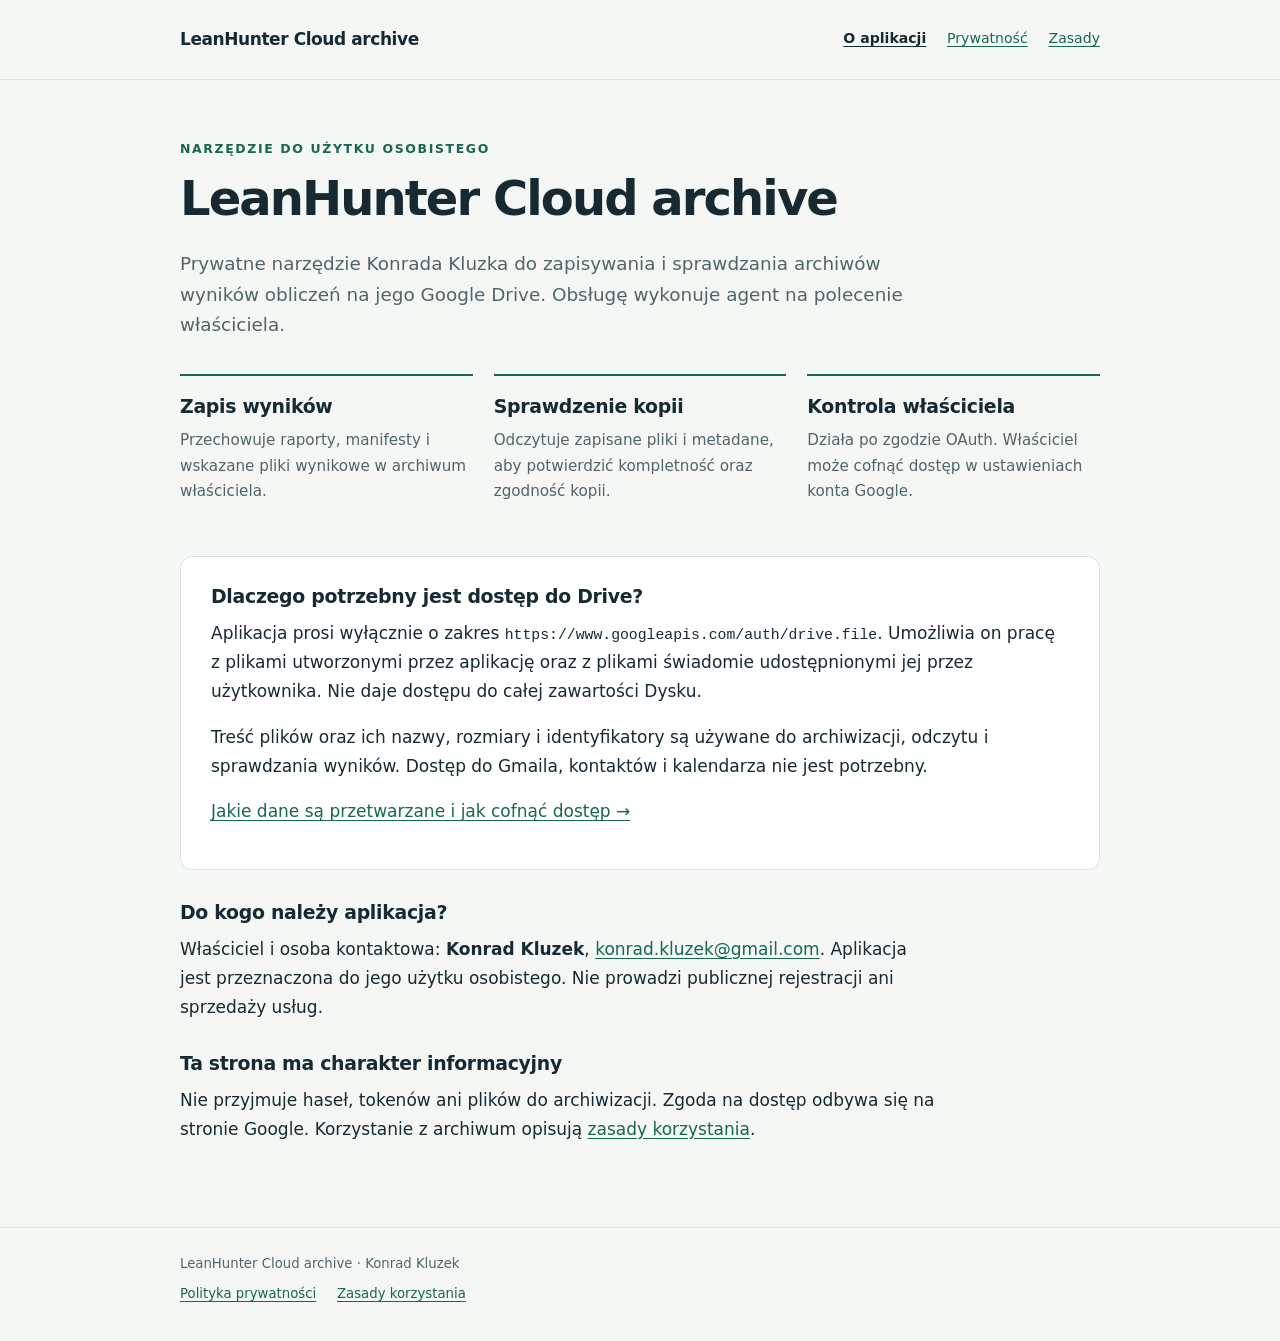
<file: index.html>
<!doctype html>
<html lang="pl">
<head>
  <meta charset="utf-8">
  <meta name="viewport" content="width=device-width,initial-scale=1">
  <meta name="description" content="LeanHunter Cloud archive — prywatne narzędzie do archiwizacji i sprawdzania wyników obliczeń na Google Drive.">
  <meta name="referrer" content="no-referrer">
  <meta name="google-site-verification" content="ybTtGgORe_rDQ4Kg77Q2RWE0WrYB6sOR9S55jswye7E" />
  <title>LeanHunter Cloud archive</title>
  <link rel="stylesheet" href="style.css">
</head>
<body>
<a class="skip" href="#main">Przejdź do treści</a>
<header class="site-header"><div class="wrap header-inner"><a class="brand" href="index.html">LeanHunter Cloud archive</a><nav aria-label="Nawigacja"><a href="index.html" aria-current="page">O aplikacji</a><a href="privacy.html">Prywatność</a><a href="terms.html">Zasady</a></nav></div></header>
<main id="main" class="wrap">
  <p class="eyebrow">Narzędzie do użytku osobistego</p>
  <h1>LeanHunter Cloud archive</h1>
  <p class="lead">Prywatne narzędzie Konrada Kluzka do zapisywania i sprawdzania archiwów wyników obliczeń na jego Google Drive. Obsługę wykonuje agent na polecenie właściciela.</p>
  <div class="features">
    <section class="feature"><h2>Zapis wyników</h2><p>Przechowuje raporty, manifesty i wskazane pliki wynikowe w archiwum właściciela.</p></section>
    <section class="feature"><h2>Sprawdzenie kopii</h2><p>Odczytuje zapisane pliki i metadane, aby potwierdzić kompletność oraz zgodność kopii.</p></section>
    <section class="feature"><h2>Kontrola właściciela</h2><p>Działa po zgodzie OAuth. Właściciel może cofnąć dostęp w ustawieniach konta Google.</p></section>
  </div>
  <section class="panel">
    <h2>Dlaczego potrzebny jest dostęp do Drive?</h2>
    <p>Aplikacja prosi wyłącznie o zakres <code>https://www.googleapis.com/auth/drive.file</code>. Umożliwia on pracę z plikami utworzonymi przez aplikację oraz z plikami świadomie udostępnionymi jej przez użytkownika. Nie daje dostępu do całej zawartości Dysku.</p>
    <p>Treść plików oraz ich nazwy, rozmiary i identyfikatory są używane do archiwizacji, odczytu i sprawdzania wyników. Dostęp do Gmaila, kontaktów i kalendarza nie jest potrzebny.</p>
    <p><a href="privacy.html">Jakie dane są przetwarzane i jak cofnąć dostęp →</a></p>
  </section>
  <section class="prose">
    <h2>Do kogo należy aplikacja?</h2>
    <p>Właściciel i osoba kontaktowa: <strong>Konrad Kluzek</strong>, <a href="mailto:konrad.kluzek@gmail.com">konrad.kluzek@gmail.com</a>. Aplikacja jest przeznaczona do jego użytku osobistego. Nie prowadzi publicznej rejestracji ani sprzedaży usług.</p>
    <h2>Ta strona ma charakter informacyjny</h2>
    <p>Nie przyjmuje haseł, tokenów ani plików do archiwizacji. Zgoda na dostęp odbywa się na stronie Google. Korzystanie z archiwum opisują <a href="terms.html">zasady korzystania</a>.</p>
  </section>
</main>
<footer class="site-footer"><div class="wrap"><p>LeanHunter Cloud archive · Konrad Kluzek</p><div class="footer-links"><a href="privacy.html">Polityka prywatności</a><a href="terms.html">Zasady korzystania</a></div></div></footer>
</body>
</html>
</file>
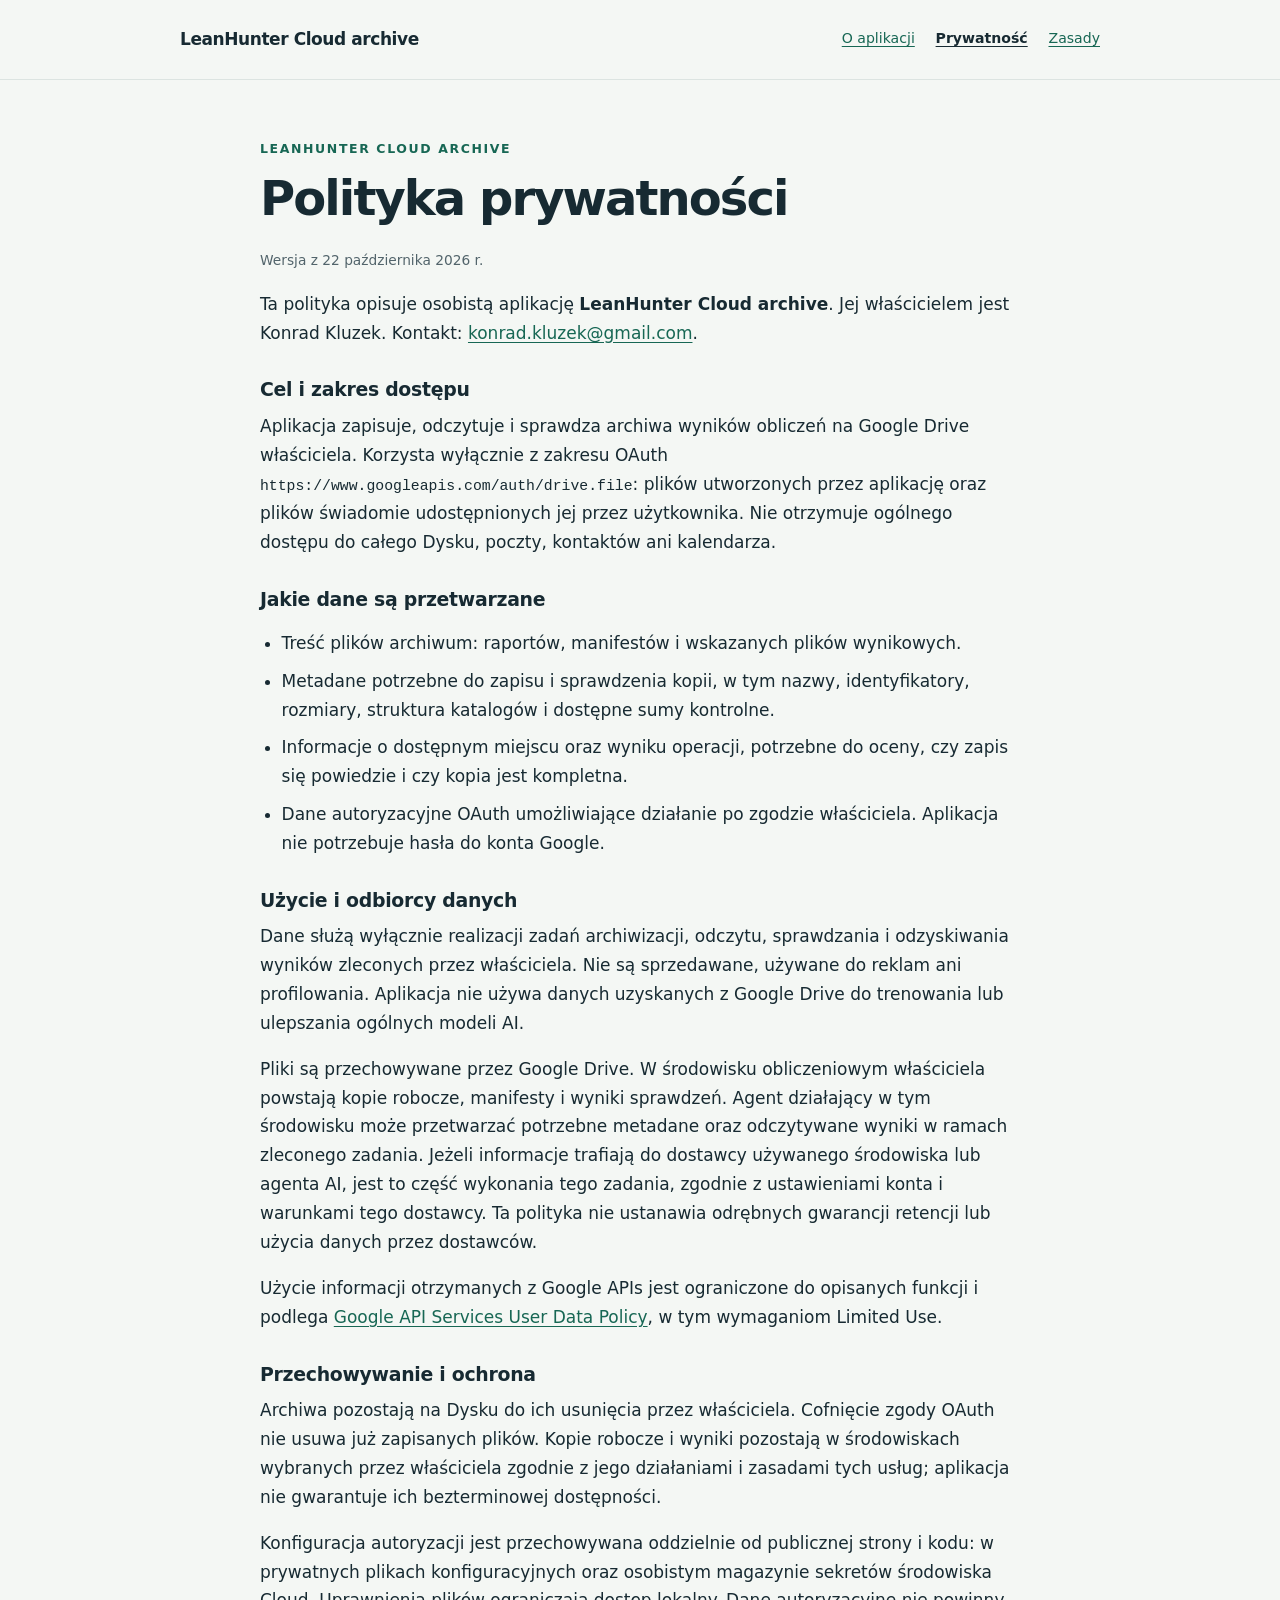
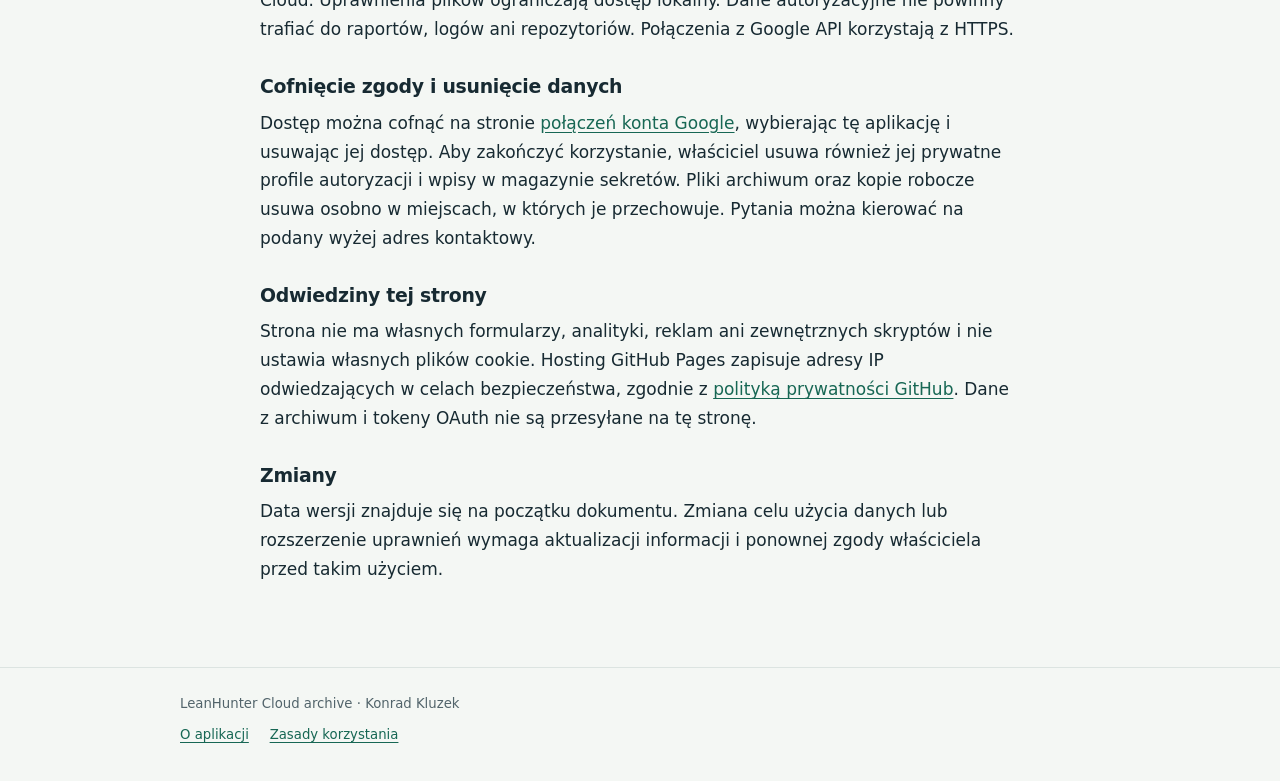
<file: privacy.html>
<!doctype html>
<html lang="pl">
<head>
  <meta charset="utf-8">
  <meta name="viewport" content="width=device-width,initial-scale=1">
  <meta name="description" content="Sposób przetwarzania danych przez LeanHunter Cloud archive oraz cofnięcie dostępu do Google Drive.">
  <meta name="referrer" content="no-referrer">
  <title>Polityka prywatności — LeanHunter Cloud archive</title>
  <link rel="stylesheet" href="style.css">
</head>
<body>
<a class="skip" href="#main">Przejdź do treści</a>
<header class="site-header"><div class="wrap header-inner"><a class="brand" href="index.html">LeanHunter Cloud archive</a><nav aria-label="Nawigacja"><a href="index.html">O aplikacji</a><a href="privacy.html" aria-current="page">Prywatność</a><a href="terms.html">Zasady</a></nav></div></header>
<main id="main" class="wrap prose">
  <p class="eyebrow">LeanHunter Cloud archive</p>
  <h1>Polityka prywatności</h1>
  <p class="meta">Wersja z 22 października 2026 r.</p>
  <p>Ta polityka opisuje osobistą aplikację <strong>LeanHunter Cloud archive</strong>. Jej właścicielem jest Konrad Kluzek. Kontakt: <a href="mailto:konrad.kluzek@gmail.com">konrad.kluzek@gmail.com</a>.</p>
  <h2>Cel i zakres dostępu</h2>
  <p>Aplikacja zapisuje, odczytuje i sprawdza archiwa wyników obliczeń na Google Drive właściciela. Korzysta wyłącznie z zakresu OAuth <code>https://www.googleapis.com/auth/drive.file</code>: plików utworzonych przez aplikację oraz plików świadomie udostępnionych jej przez użytkownika. Nie otrzymuje ogólnego dostępu do całego Dysku, poczty, kontaktów ani kalendarza.</p>
  <h2>Jakie dane są przetwarzane</h2>
  <ul>
    <li>Treść plików archiwum: raportów, manifestów i wskazanych plików wynikowych.</li>
    <li>Metadane potrzebne do zapisu i sprawdzenia kopii, w tym nazwy, identyfikatory, rozmiary, struktura katalogów i dostępne sumy kontrolne.</li>
    <li>Informacje o dostępnym miejscu oraz wyniku operacji, potrzebne do oceny, czy zapis się powiedzie i czy kopia jest kompletna.</li>
    <li>Dane autoryzacyjne OAuth umożliwiające działanie po zgodzie właściciela. Aplikacja nie potrzebuje hasła do konta Google.</li>
  </ul>
  <h2>Użycie i odbiorcy danych</h2>
  <p>Dane służą wyłącznie realizacji zadań archiwizacji, odczytu, sprawdzania i odzyskiwania wyników zleconych przez właściciela. Nie są sprzedawane, używane do reklam ani profilowania. Aplikacja nie używa danych uzyskanych z Google Drive do trenowania lub ulepszania ogólnych modeli AI.</p>
  <p>Pliki są przechowywane przez Google Drive. W środowisku obliczeniowym właściciela powstają kopie robocze, manifesty i wyniki sprawdzeń. Agent działający w tym środowisku może przetwarzać potrzebne metadane oraz odczytywane wyniki w ramach zleconego zadania. Jeżeli informacje trafiają do dostawcy używanego środowiska lub agenta AI, jest to część wykonania tego zadania, zgodnie z ustawieniami konta i warunkami tego dostawcy. Ta polityka nie ustanawia odrębnych gwarancji retencji lub użycia danych przez dostawców.</p>
  <p>Użycie informacji otrzymanych z Google APIs jest ograniczone do opisanych funkcji i podlega <a href="https://developers.google.com/terms/api-services-user-data-policy">Google API Services User Data Policy</a>, w tym wymaganiom Limited Use.</p>
  <h2>Przechowywanie i ochrona</h2>
  <p>Archiwa pozostają na Dysku do ich usunięcia przez właściciela. Cofnięcie zgody OAuth nie usuwa już zapisanych plików. Kopie robocze i wyniki pozostają w środowiskach wybranych przez właściciela zgodnie z jego działaniami i zasadami tych usług; aplikacja nie gwarantuje ich bezterminowej dostępności.</p>
  <p>Konfiguracja autoryzacji jest przechowywana oddzielnie od publicznej strony i kodu: w prywatnych plikach konfiguracyjnych oraz osobistym magazynie sekretów środowiska Cloud. Uprawnienia plików ograniczają dostęp lokalny. Dane autoryzacyjne nie powinny trafiać do raportów, logów ani repozytoriów. Połączenia z Google API korzystają z HTTPS.</p>
  <h2>Cofnięcie zgody i usunięcie danych</h2>
  <p>Dostęp można cofnąć na stronie <a href="https://myaccount.google.com/connections">połączeń konta Google</a>, wybierając tę aplikację i usuwając jej dostęp. Aby zakończyć korzystanie, właściciel usuwa również jej prywatne profile autoryzacji i wpisy w magazynie sekretów. Pliki archiwum oraz kopie robocze usuwa osobno w miejscach, w których je przechowuje. Pytania można kierować na podany wyżej adres kontaktowy.</p>
  <h2>Odwiedziny tej strony</h2>
  <p>Strona nie ma własnych formularzy, analityki, reklam ani zewnętrznych skryptów i nie ustawia własnych plików cookie. Hosting GitHub Pages zapisuje adresy IP odwiedzających w celach bezpieczeństwa, zgodnie z <a href="https://docs.github.com/en/site-policy/privacy-policies/github-general-privacy-statement">polityką prywatności GitHub</a>. Dane z archiwum i tokeny OAuth nie są przesyłane na tę stronę.</p>
  <h2>Zmiany</h2>
  <p>Data wersji znajduje się na początku dokumentu. Zmiana celu użycia danych lub rozszerzenie uprawnień wymaga aktualizacji informacji i ponownej zgody właściciela przed takim użyciem.</p>
</main>
<footer class="site-footer"><div class="wrap"><p>LeanHunter Cloud archive · Konrad Kluzek</p><div class="footer-links"><a href="index.html">O aplikacji</a><a href="terms.html">Zasady korzystania</a></div></div></footer>
</body>
</html>
</file>
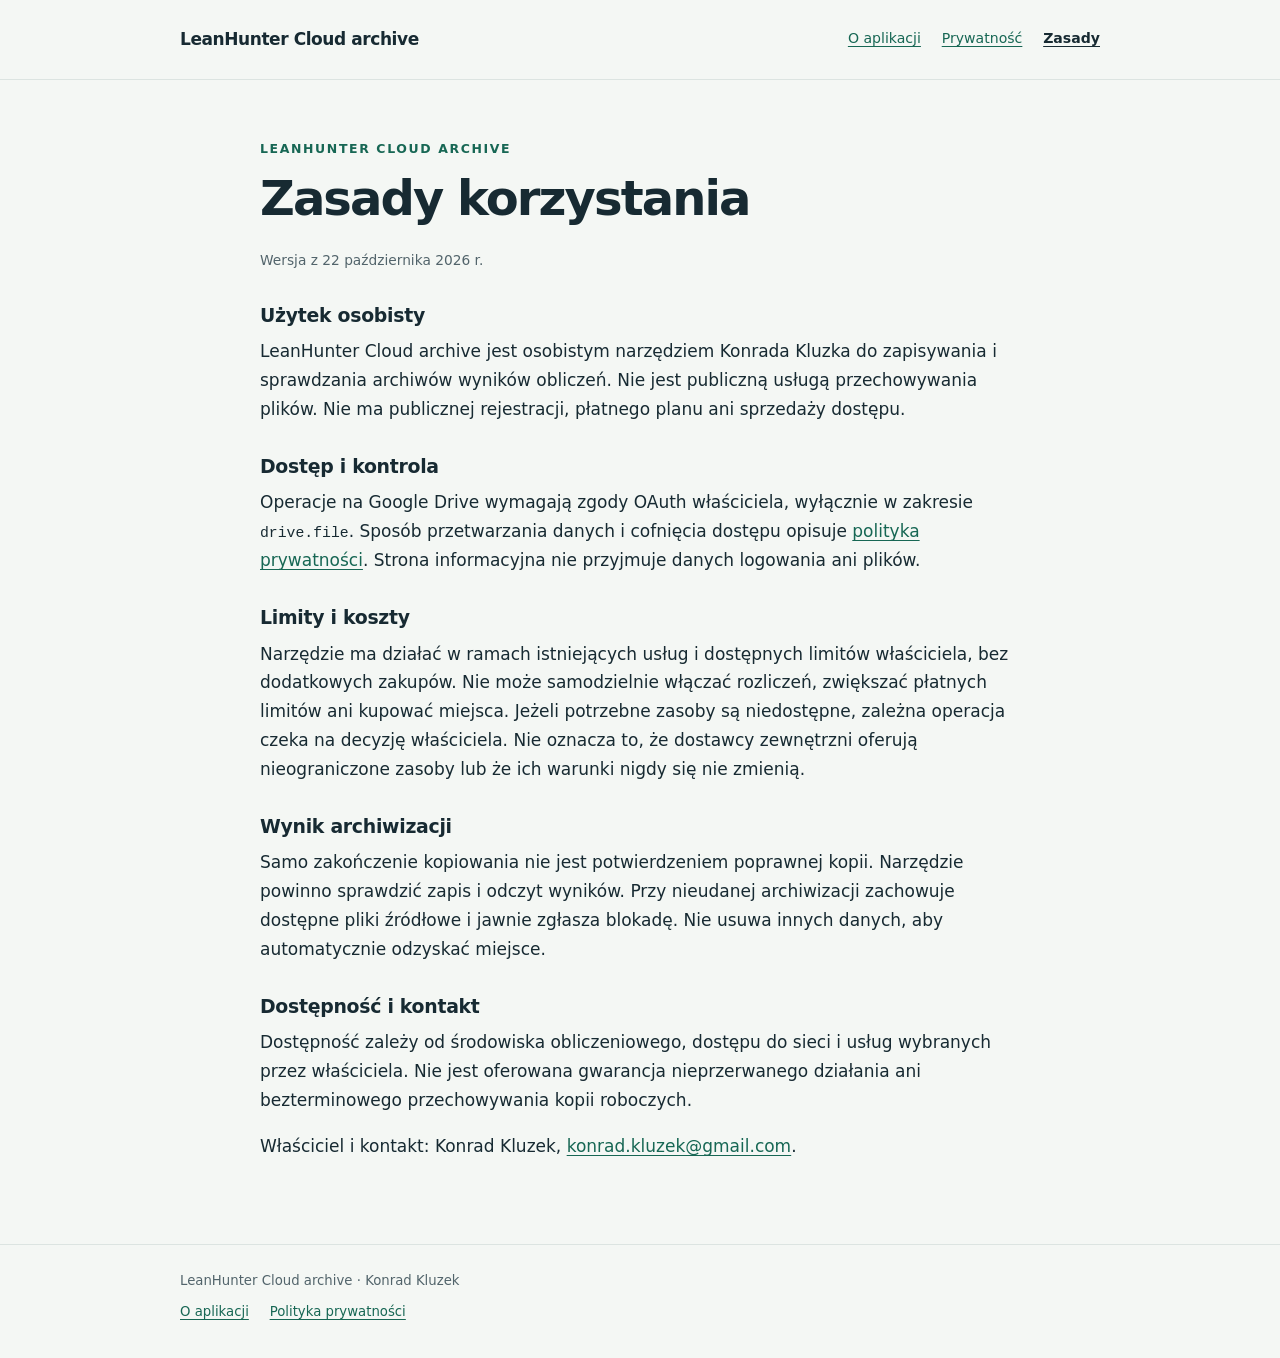
<file: terms.html>
<!doctype html>
<html lang="pl">
<head>
  <meta charset="utf-8">
  <meta name="viewport" content="width=device-width,initial-scale=1">
  <meta name="description" content="Zasady osobistego korzystania z LeanHunter Cloud archive.">
  <meta name="referrer" content="no-referrer">
  <title>Zasady korzystania — LeanHunter Cloud archive</title>
  <link rel="stylesheet" href="style.css">
</head>
<body>
<a class="skip" href="#main">Przejdź do treści</a>
<header class="site-header"><div class="wrap header-inner"><a class="brand" href="index.html">LeanHunter Cloud archive</a><nav aria-label="Nawigacja"><a href="index.html">O aplikacji</a><a href="privacy.html">Prywatność</a><a href="terms.html" aria-current="page">Zasady</a></nav></div></header>
<main id="main" class="wrap prose">
  <p class="eyebrow">LeanHunter Cloud archive</p>
  <h1>Zasady korzystania</h1>
  <p class="meta">Wersja z 22 października 2026 r.</p>
  <h2>Użytek osobisty</h2>
  <p>LeanHunter Cloud archive jest osobistym narzędziem Konrada Kluzka do zapisywania i sprawdzania archiwów wyników obliczeń. Nie jest publiczną usługą przechowywania plików. Nie ma publicznej rejestracji, płatnego planu ani sprzedaży dostępu.</p>
  <h2>Dostęp i kontrola</h2>
  <p>Operacje na Google Drive wymagają zgody OAuth właściciela, wyłącznie w zakresie <code>drive.file</code>. Sposób przetwarzania danych i cofnięcia dostępu opisuje <a href="privacy.html">polityka prywatności</a>. Strona informacyjna nie przyjmuje danych logowania ani plików.</p>
  <h2>Limity i koszty</h2>
  <p>Narzędzie ma działać w ramach istniejących usług i dostępnych limitów właściciela, bez dodatkowych zakupów. Nie może samodzielnie włączać rozliczeń, zwiększać płatnych limitów ani kupować miejsca. Jeżeli potrzebne zasoby są niedostępne, zależna operacja czeka na decyzję właściciela. Nie oznacza to, że dostawcy zewnętrzni oferują nieograniczone zasoby lub że ich warunki nigdy się nie zmienią.</p>
  <h2>Wynik archiwizacji</h2>
  <p>Samo zakończenie kopiowania nie jest potwierdzeniem poprawnej kopii. Narzędzie powinno sprawdzić zapis i odczyt wyników. Przy nieudanej archiwizacji zachowuje dostępne pliki źródłowe i jawnie zgłasza blokadę. Nie usuwa innych danych, aby automatycznie odzyskać miejsce.</p>
  <h2>Dostępność i kontakt</h2>
  <p>Dostępność zależy od środowiska obliczeniowego, dostępu do sieci i usług wybranych przez właściciela. Nie jest oferowana gwarancja nieprzerwanego działania ani bezterminowego przechowywania kopii roboczych.</p>
  <p>Właściciel i kontakt: Konrad Kluzek, <a href="mailto:konrad.kluzek@gmail.com">konrad.kluzek@gmail.com</a>.</p>
</main>
<footer class="site-footer"><div class="wrap"><p>LeanHunter Cloud archive · Konrad Kluzek</p><div class="footer-links"><a href="index.html">O aplikacji</a><a href="privacy.html">Polityka prywatności</a></div></div></footer>
</body>
</html>
</file>
<file: style.css>
:root{color-scheme:light;--ink:#172a32;--muted:#52646b;--accent:#176754;--line:#dce4e1;--paper:#fff;--background:#f4f7f4}*{box-sizing:border-box}body{margin:0;background:var(--background);color:var(--ink);font:17px/1.7 system-ui,-apple-system,BlinkMacSystemFont,"Segoe UI",sans-serif}a{color:var(--accent);text-underline-offset:.2em}a:hover{text-decoration-thickness:2px}a:focus-visible{outline:3px solid #dc9a3e;outline-offset:5px;border-radius:2px}.skip{position:absolute;left:1rem;top:-5rem;padding:.6rem;background:#fff}.skip:focus{top:1rem}.wrap{width:min(100% - 3rem,920px);margin:auto}.site-header{border-bottom:1px solid var(--line);padding:25px 0}.header-inner{display:flex;align-items:center;justify-content:space-between;gap:1rem;flex-wrap:wrap}.brand{font-weight:750;letter-spacing:-.025em;text-decoration:none;color:var(--ink)}nav{display:flex;gap:1.3rem;flex-wrap:wrap;font-size:.88rem}nav a[aria-current=page]{font-weight:700;color:var(--ink)}main{padding:58px 0 66px}.eyebrow{margin:0 0 12px;color:var(--accent);font-size:.78rem;font-weight:750;letter-spacing:.13em;text-transform:uppercase}h1{font-size:clamp(2rem,5vw,3rem);line-height:1.15;letter-spacing:-.04em;margin:0 0 23px;max-width:800px}h2{font-size:1.18rem;line-height:1.4;margin:29px 0 9px;letter-spacing:-.015em}p{margin:0 0 17px}.lead{font-size:1.15rem;line-height:1.65;max-width:740px;color:var(--muted)}.panel{margin-top:30px;padding:26px 30px;border:1px solid var(--line);border-radius:12px;background:var(--paper)}.panel h2:first-child{margin-top:0}.features{display:grid;grid-template-columns:repeat(3,1fr);gap:21px;margin:34px 0}.feature{border-top:2px solid var(--accent);padding:17px 0}.feature h2{margin:0 0 8px}.feature p{font-size:.95rem;color:var(--muted);margin:0}.prose{max-width:760px}.meta{color:var(--muted);font-size:.86rem}.tag{display:inline-block;padding:3px 10px;border-radius:50px;border:1px solid var(--line);font-size:.8rem;color:var(--accent)}code{overflow-wrap:anywhere;font-size:.87em}ul,ol{padding-left:1.35rem}li{margin-bottom:.55rem}.site-footer{border-top:1px solid var(--line);padding:25px 0 35px;color:var(--muted);font-size:.83rem}.site-footer p{margin:0 0 8px}.footer-links{display:flex;gap:1.3rem;flex-wrap:wrap}@media(max-width:640px){.wrap{width:calc(100% - 2rem)}main{padding:36px 0 45px}nav{gap:.9rem}.features{grid-template-columns:1fr;gap:8px;margin:25px 0}.panel{padding:21px}.lead{font-size:1.04rem}.site-header{padding:20px 0}}
</file>
